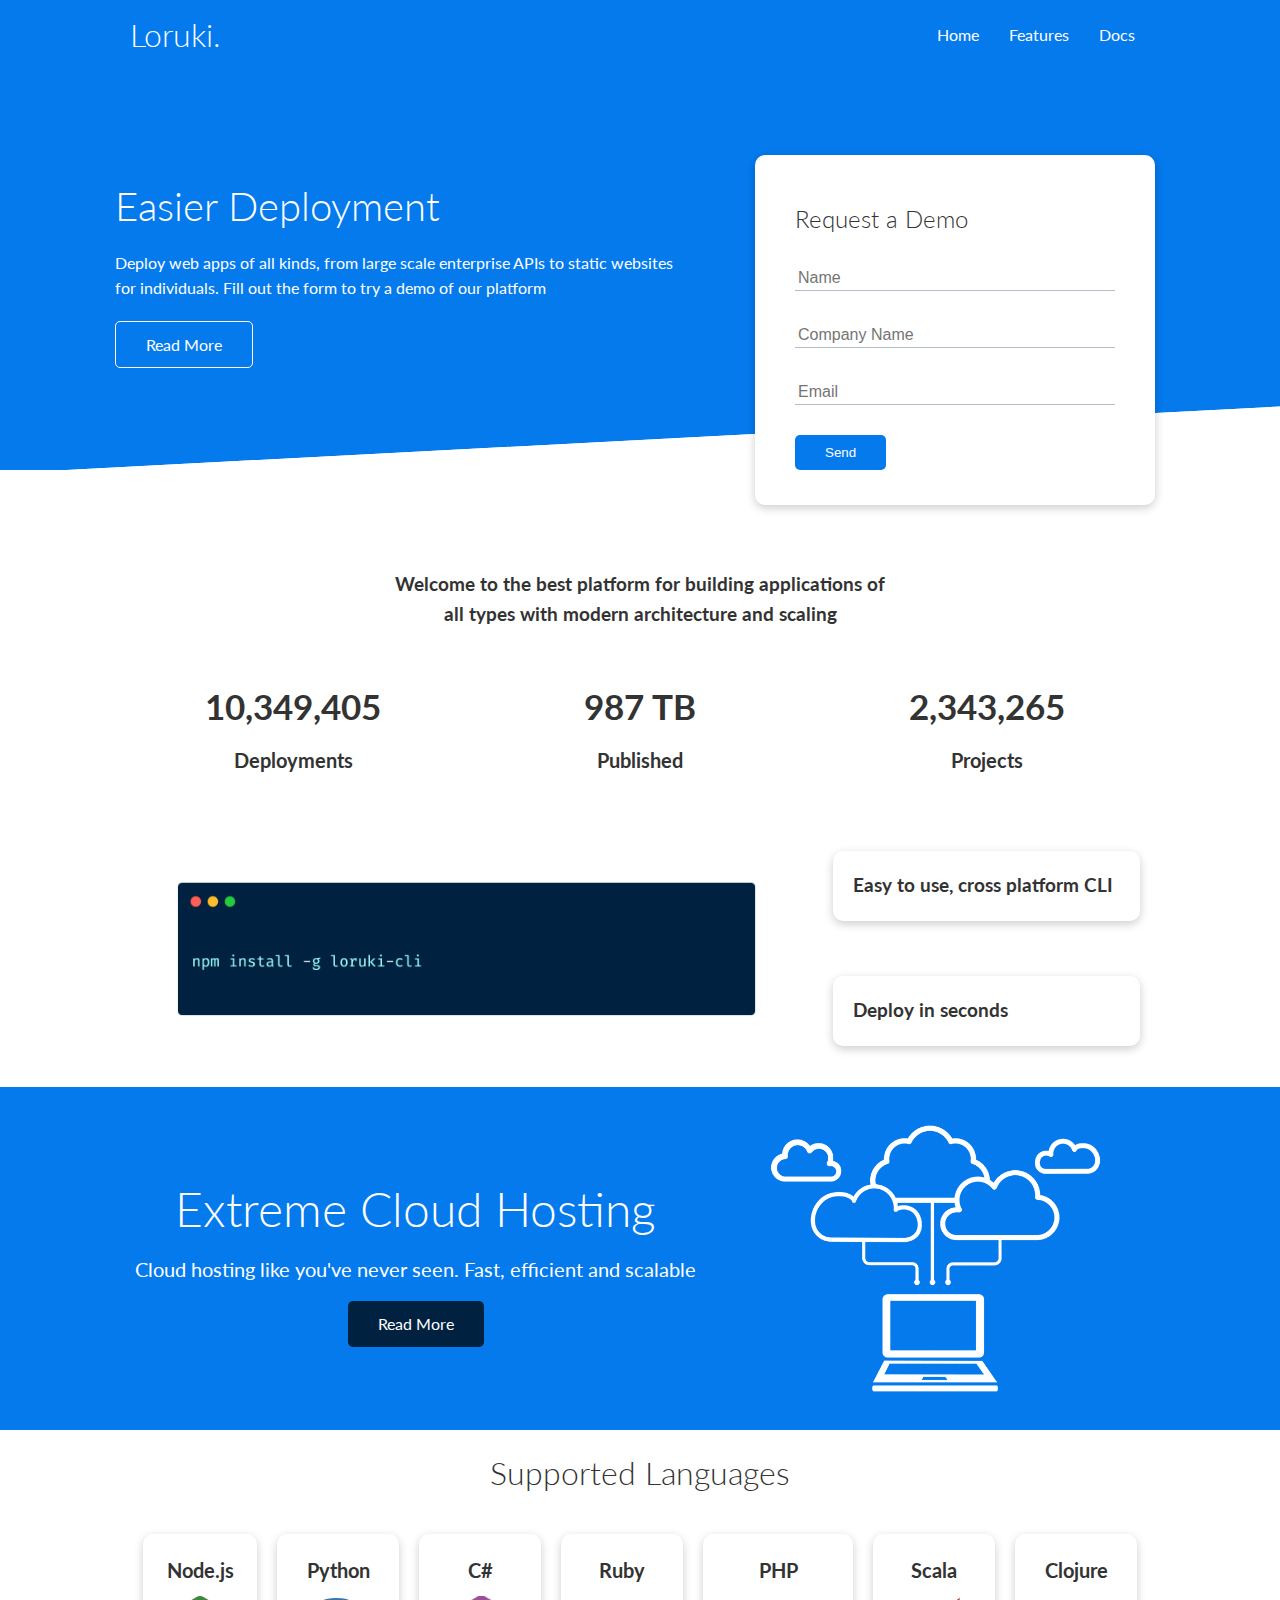
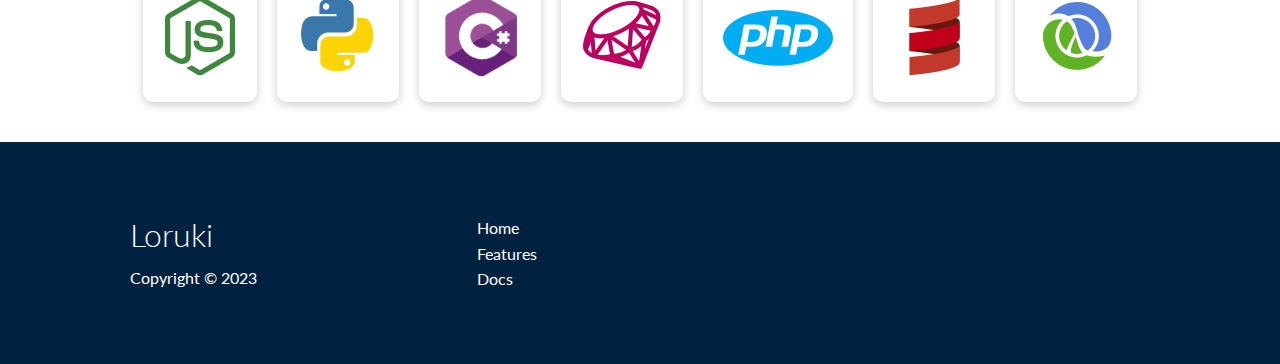
<file: index.html>
<!DOCTYPE html>
<html lang="en">

<head>
    <meta charset="UTF-8">
    <meta name="viewport" content="width=device-width, initial-scale=1.0">
    <link rel="stylesheet" href="https://cdnjs.cloudflare.com/ajax/libs/font-awesome/6.4.2/css/all.min.css"
        integrity="sha512-z3gLpd7yknf1YoNbCzqRKc4qyor8gaKU1qmn+CShxbuBusANI9QpRohGBreCFkKxLhei6S9CQXFEbbKuqLg0DA=="
        crossorigin="anonymous" referrerpolicy="no-referrer" />
    <link rel="stylesheet" href="css/utilities.css">
    <link rel="stylesheet" href="css/style.css">
    <title>Loruki | Cloud Hosting For Everyone</title>
</head>

<body>
    <!-- Navbar -->
    <div class="navbar">
        <div class="container flex">
            <h1 class="logo">Loruki.</h1>
            <nav>
                <ul>
                    <li><a href="index.html">Home</a></li>
                    <li><a href="features.html">Features</a></li>
                    <li><a href="docs.html">Docs</a></li>
                </ul>
            </nav>
        </div>
    </div>

    <!-- Showcase -->
    <section class="showcase">
        <div class="container grid">
            <div class="showcase-text">
                <h1>Easier Deployment</h1>
                <p>Deploy web apps of all kinds, from large scale enterprise APIs to static websites for individuals.
                    Fill out the form to try a demo of our platform</p>
                <a href="features.html" class="btn btn-outlined">Read More</a>
            </div>
            <div class="showcase-form card">
                <h2>Request a Demo</h2>
                <form>
                    <div class="form-control">
                        <input type="text" name="name" placeholder="Name" required>
                    </div>
                    <div class="form-control">
                        <input type="text" name="company" placeholder="Company Name" required>
                    </div>
                    <div class="form-control">
                        <input type="email" name="email" placeholder="Email" required>
                    </div>
                    <input type="submit" value="Send" class="btn btn-primary">
                </form>
            </div>
        </div>
    </section>

    <!-- Stats -->
    <section class="stats">
        <div class="container">
            <h3 class="stats-heading text-center my-1">
                Welcome to the best platform for building applications of all types with modern architecture and scaling
            </h3>
            <div class="grid grid-3 text-center my-4">
                <div>
                    <i class="fas fa-server fa-3x"></i>
                    <h3>10,349,405</h3>
                    <p class="text-seconday">Deployments</p>
                </div>
                <div>
                    <i class="fas fa-upload fa-3x"></i>
                    <h3>987 TB</h3>
                    <p class="text-seconday">Published</p>
                </div>
                <div>
                    <i class="fas fa-project-diagram fa-3x"></i>
                    <h3>2,343,265</h3>
                    <p class="text-seconday">Projects</p>
                </div>
            </div>
        </div>
    </section>

    <!-- Cli -->
    <section class="cli">
        <div class="container grid">
            <img src="images/cli.png" alt="">
            <div class="card">
                <h3>Easy to use, cross platform CLI</h3>
            </div>
            <div class="card">
                <h3>Deploy in seconds</h3>
            </div>
        </div>
    </section>

    <!-- Cloud -->
    <section class="cloud bg-primary my-2 py-2">
        <div class="container grid">
            <div class="text-center">
                <h2 class="lg">Extreme Cloud Hosting</h2>
                <p class="lead my-1">
                    Cloud hosting like you've never seen. Fast, efficient and scalable
                </p>
                <a href="features.html" class="btn btn-dark">Read More</a>
            </div>
            <img src="images/cloud.png" alt="">
        </div>
    </section>

    <!-- Languages -->
    <section class="languages">
        <h2 class="md text-center my-2">
            Supported Languages
        </h2>
        <div class="container flex">
            <div class="card">
                <h4>Node.js</h4>
                <img src="images/logos/node.png" alt="">
            </div>
            <div class="card">
                <h4>Python</h4>
                <img src="images/logos/python.png" alt="">
            </div>
            <div class="card">
                <h4>C#</h4>
                <img src="images/logos/csharp.png" alt="">
            </div>
            <div class="card">
                <h4>Ruby</h4>
                <img src="images/logos/ruby.png" alt="">
            </div>
            <div class="card">
                <h4>PHP</h4>
                <img src="images/logos/php.png" alt="">
            </div>
            <div class="card">
                <h4>Scala</h4>
                <img src="images/logos/scala.png" alt="">
            </div>
            <div class="card">
                <h4>Clojure</h4>
                <img src="images/logos/clojure.png" alt="">
            </div>
        </div>
    </section>

    <!-- Footer -->
    <footer class="footer bg-dark py-5">
        <div class="container grid grid-3">
            <div>
                <h1>Loruki</h1>
                <p>Copyright &copy; 2023</p>
            </div>
            <nav>
                <ul>
                    <li><a href="index.html">Home</a></li>
                    <li><a href="features.html">Features</a></li>
                    <li><a href="docs.html">Docs</a></li>
                </ul>
            </nav>
            <div class="social">
                <a href="#"><i class="fab fa-github fa-2x"></i></a>
                <a href="#"><i class="fab fa-facebook fa-2x"></i></a>
                <a href="#"><i class="fab fa-instagram fa-2x"></i></a>
                <a href="#"><i class="fab fa-twitter fa-2x"></i></a>
            </div>
        </div>
    </footer>
</body>

</html>
</file>
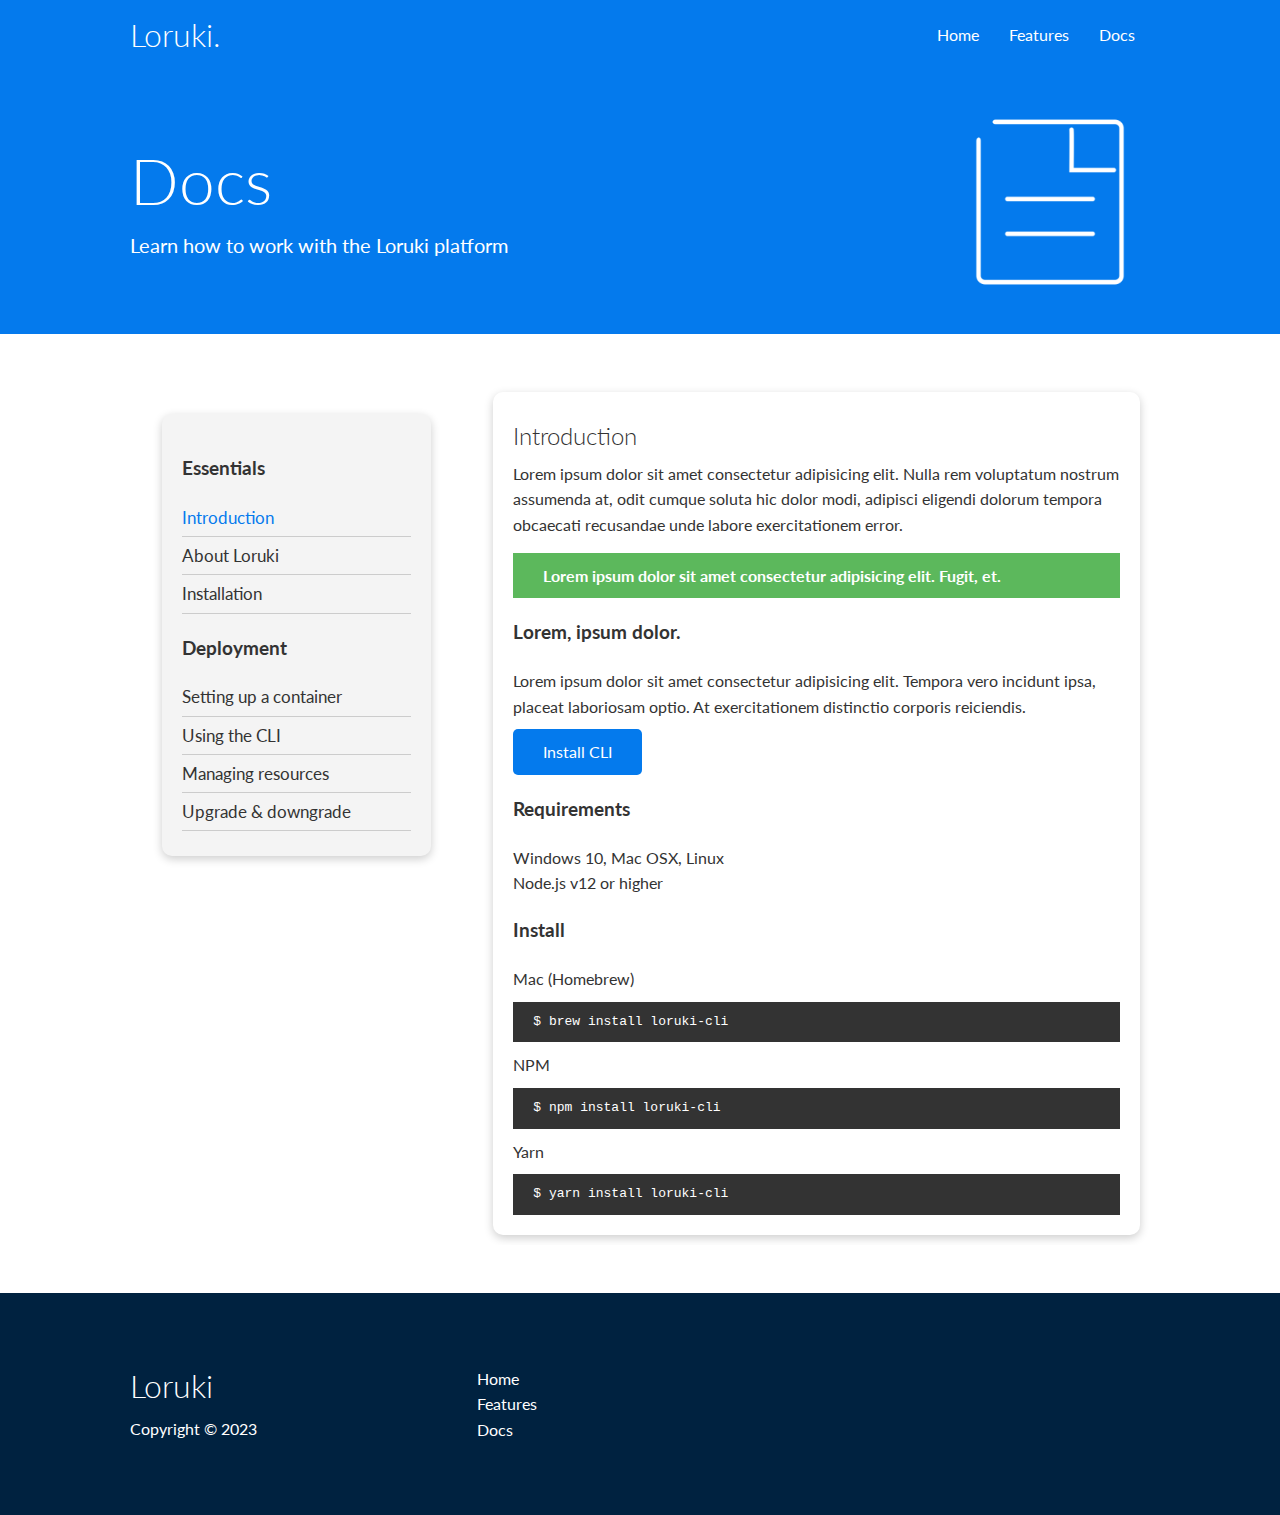
<file: docs.html>
<!DOCTYPE html>
<html lang="en">

<head>
    <meta charset="UTF-8">
    <meta name="viewport" content="width=device-width, initial-scale=1.0">
    <link rel="stylesheet" href="https://cdnjs.cloudflare.com/ajax/libs/font-awesome/6.4.2/css/all.min.css"
        integrity="sha512-z3gLpd7yknf1YoNbCzqRKc4qyor8gaKU1qmn+CShxbuBusANI9QpRohGBreCFkKxLhei6S9CQXFEbbKuqLg0DA=="
        crossorigin="anonymous" referrerpolicy="no-referrer" />
    <link rel="stylesheet" href="css/utilities.css">
    <link rel="stylesheet" href="css/style.css">
    <title>Loruki | Cloud Hosting For Everyone</title>
</head>

<body>
    <!-- Navbar -->
    <div class="navbar">
        <div class="container flex">
            <h1 class="logo">Loruki.</h1>
            <nav>
                <ul>
                    <li><a href="index.html">Home</a></li>
                    <li><a href="features.html">Features</a></li>
                    <li><a href="docs.html">Docs</a></li>
                </ul>
            </nav>
        </div>
    </div>

    <!-- Head -->
    <section class="docs-head bg-primary py-3">
        <div class="container grid">
            <div>
                <h1 class="xl">Docs</h1>
                <p class="lead">
                    Learn how to work with the Loruki platform
                </p>
            </div>
            <img src="images/docs.png" alt="">
        </div>
    </section>

    <!-- Docs main -->
    <section class="docs-main my-4">
        <div class="container grid">
            <div class="card bg-light p-3">
                <h3 class="my-2">Essentials</h3>
                <nav>
                    <ul>
                        <li><a class="text-primary" href="#">Introduction</a></li>
                        <li><a href="#">About Loruki</a></li>
                        <li><a href="#">Installation</a></li>
                    </ul>
                </nav>

                <h3 class="my-2">Deployment</h3>
                <nav>
                    <ul>
                        <li><a href="#">Setting up a container</a></li>
                        <li><a href="#">Using the CLI</a></li>
                        <li><a href="#">Managing resources</a></li>
                        <li><a href="#">Upgrade & downgrade</a></li>
                    </ul>
                </nav>
            </div>
            <div class="card">
                <h2>Introduction</h2>
                <p>
                    Lorem ipsum dolor sit amet consectetur adipisicing elit. Nulla rem voluptatum nostrum assumenda at, odit cumque soluta hic dolor modi, adipisci eligendi dolorum tempora obcaecati recusandae unde labore exercitationem error.
                </p>

                <div class="alert alert-success">
                    <i class="fas fa-info"></i> Lorem ipsum dolor sit amet consectetur adipisicing elit. Fugit, et.
                </div>

                <h3>Lorem, ipsum dolor.</h3>
                <p>
                    Lorem ipsum dolor sit amet consectetur adipisicing elit. Tempora vero incidunt ipsa, placeat laboriosam optio. At exercitationem distinctio corporis reiciendis.
                </p>
                <a href="#" class="btn btn-primary">Install CLI</a>

                <h3>Requirements</h3>
                <ul>
                    <li>Windows 10, Mac OSX, Linux</li>
                    <li>Node.js v12 or higher</li>
                </ul>

                <h3>Install</h3>
                <p>Mac (Homebrew)</p>
                <pre><code>$ brew install loruki-cli</code></pre>
                <p>NPM</p>
                <pre><code>$ npm install loruki-cli</code></pre>
                <p>Yarn</p>
                <pre><code>$ yarn install loruki-cli</code></pre>
            </div>
        </div>
    </section>

    <!-- Footer -->
    <footer class="footer bg-dark py-5">
        <div class="container grid grid-3">
            <div>
                <h1>Loruki</h1>
                <p>Copyright &copy; 2023</p>
            </div>
            <nav>
                <ul>
                    <li><a href="index.html">Home</a></li>
                    <li><a href="features.html">Features</a></li>
                    <li><a href="docs.html">Docs</a></li>
                </ul>
            </nav>
            <div class="social">
                <a href="#"><i class="fab fa-github fa-2x"></i></a>
                <a href="#"><i class="fab fa-facebook fa-2x"></i></a>
                <a href="#"><i class="fab fa-instagram fa-2x"></i></a>
                <a href="#"><i class="fab fa-twitter fa-2x"></i></a>
            </div>
        </div>
    </footer>
</body>

</html>
</file>
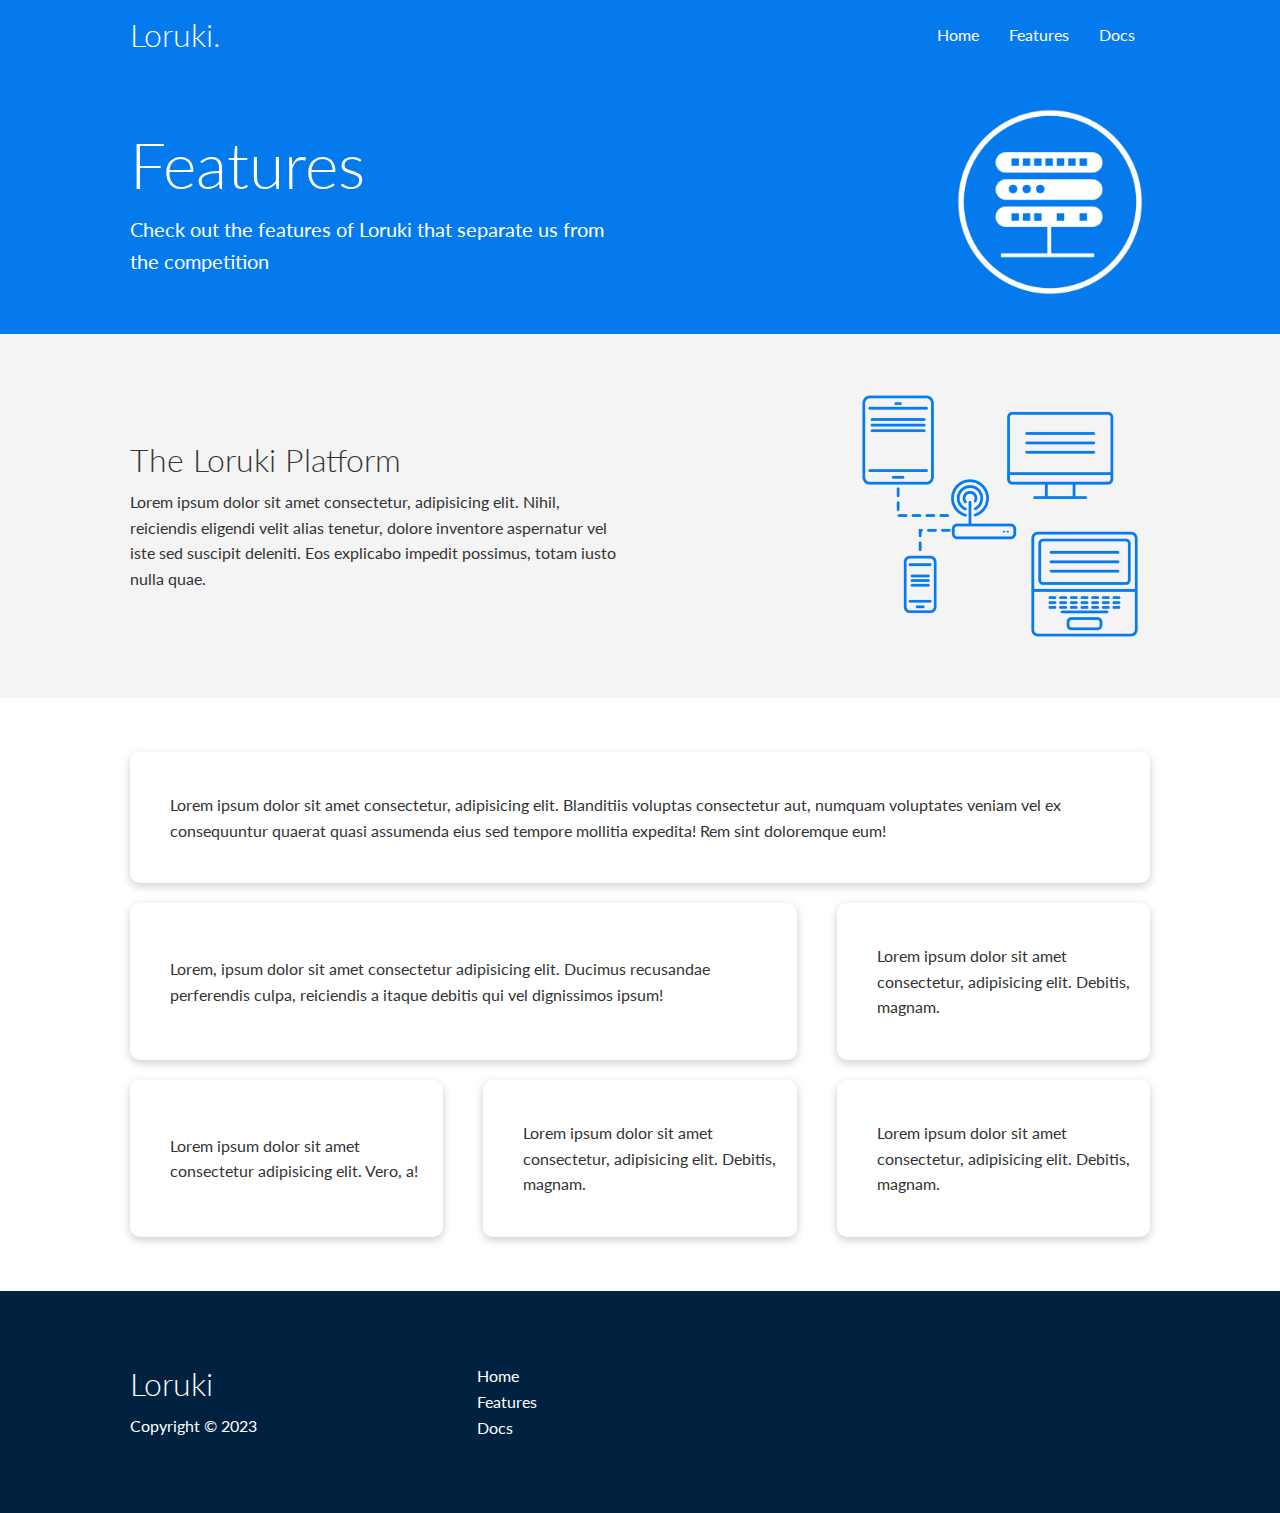
<file: features.html>
<!DOCTYPE html>
<html lang="en">

<head>
    <meta charset="UTF-8">
    <meta name="viewport" content="width=device-width, initial-scale=1.0">
    <link rel="stylesheet" href="https://cdnjs.cloudflare.com/ajax/libs/font-awesome/6.4.2/css/all.min.css"
        integrity="sha512-z3gLpd7yknf1YoNbCzqRKc4qyor8gaKU1qmn+CShxbuBusANI9QpRohGBreCFkKxLhei6S9CQXFEbbKuqLg0DA=="
        crossorigin="anonymous" referrerpolicy="no-referrer" />
    <link rel="stylesheet" href="css/utilities.css">
    <link rel="stylesheet" href="css/style.css">
    <title>Loruki | Cloud Hosting For Everyone</title>
</head>

<body>
    <!-- Navbar -->
    <div class="navbar">
        <div class="container flex">
            <h1 class="logo">Loruki.</h1>
            <nav>
                <ul>
                    <li><a href="index.html">Home</a></li>
                    <li><a href="features.html">Features</a></li>
                    <li><a href="docs.html">Docs</a></li>
                </ul>
            </nav>
        </div>
    </div>

    <!-- Head -->
    <section class="features-head bg-primary py-3">
        <div class="container grid">
            <div>
                <h1 class="xl">Features</h1>
                <p class="lead">
                    Check out the features of Loruki that separate us from the competition
                </p>
            </div>
            <img src="images/server.png" alt="">
        </div>
    </section>

    <!-- Sub head -->
    <section class="features-sub-head bg-light py-3">
        <div class="container grid">
            <div>
                <h1 class="md">The Loruki Platform</h1>
                <p>
                    Lorem ipsum dolor sit amet consectetur, adipisicing elit. Nihil, reiciendis eligendi velit alias
                    tenetur, dolore inventore aspernatur vel iste sed suscipit deleniti. Eos explicabo impedit possimus,
                    totam iusto nulla quae.
                </p>
            </div>
            <img src="images/server2.png" alt="">
        </div>
    </section>

    <div class="section features-main my-2">
        <div class="container grid grid-3">
            <div class="card flex">
                <i class="fas fa-server fa-3x"></i>
                <p>
                    Lorem ipsum dolor sit amet consectetur, adipisicing elit. Blanditiis voluptas consectetur aut,
                    numquam voluptates veniam vel ex consequuntur quaerat quasi assumenda eius sed tempore mollitia
                    expedita! Rem sint doloremque eum!
                </p>
            </div>
            <div class="card flex">
                <i class="fas fa-network-wired fa-3x"></i>
                <p>
                    Lorem, ipsum dolor sit amet consectetur adipisicing elit. Ducimus
                    recusandae perferendis culpa, reiciendis a itaque debitis qui vel
                    dignissimos ipsum!
                </p>
            </div>
            <div class="card flex">
                <i class="fas fa-laptop-code fa-3x"></i>
                <p>
                    Lorem ipsum dolor sit amet consectetur, adipisicing elit. Debitis,
                    magnam.
                </p>
            </div>
            <div class="card flex">
                <i class="fas fa-database fa-3x"></i>
                <p>
                    Lorem ipsum dolor sit amet consectetur adipisicing elit. Vero, a!
                </p>
            </div>
            <div class="card flex">
                <i class="fas fa-power-off fa-3x"></i>
                <p>
                    Lorem ipsum dolor sit amet consectetur, adipisicing elit. Debitis,
                    magnam.
                </p>
            </div>
            <div class="card flex">
                <i class="fas fa-upload fa-3x"></i>
                <p>
                    Lorem ipsum dolor sit amet consectetur, adipisicing elit. Debitis,
                    magnam.
                </p>
            </div>
        </div>
    </div>

    <!-- Footer -->
    <footer class="footer bg-dark py-5">
        <div class="container grid grid-3">
            <div>
                <h1>Loruki</h1>
                <p>Copyright &copy; 2023</p>
            </div>
            <nav>
                <ul>
                    <li><a href="index.html">Home</a></li>
                    <li><a href="features.html">Features</a></li>
                    <li><a href="docs.html">Docs</a></li>
                </ul>
            </nav>
            <div class="social">
                <a href="#"><i class="fab fa-github fa-2x"></i></a>
                <a href="#"><i class="fab fa-facebook fa-2x"></i></a>
                <a href="#"><i class="fab fa-instagram fa-2x"></i></a>
                <a href="#"><i class="fab fa-twitter fa-2x"></i></a>
            </div>
        </div>
    </footer>
</body>

</html>
</file>
<file: css/utilities.css>
.container {
    max-width: 1100px;
    margin: 0 auto;
    overflow: auto;
    padding: 0 40px;
}

.card {
    background-color: #fff;
    color: #333;
    border-radius: 10px;
    box-shadow: 0 3px 10px rgba(0, 0, 0, 0.2);
    padding: 20px;
    margin: 10px;
}

.btn {
    display: inline-block;
    padding: 10px 30px;
    cursor: pointer;
    background-color: var(--primary-color);
    color: #fff;
    border: none;
    border-radius: 5px;
}

.btn-outlined {
    background-color: transparent;
    border: 1px #fff solid;
}

.btn:hover {
    transform: scale(.98);
}

/* Backgrounds & colored buttons */
.bg-primary,
.btn-primary {
    background-color: var(--primary-color);
    color: #fff;
}

.bg-secondary,
.btn-secondary {
    background-color: var(--secondary-color);
    color: #fff;
}

.bg-dark,
.btn-dark {
    background-color: var(--dark-color);
    color: #fff;
}

.bg-light,
.btn-light {
    background-color: var(--light-color);
    color: #333;
}

.bg-primary a,
.btn-primary a,
.bg-secondary a,
.btn-secondary a,
.bg-dark a,
.btn-dark a {
    color: #fff;
}

/* Text colors */
.text-primary {
    color: var(--primary-color);
}

.text-secondary {
    color: var(--secondary-color);
}

.text-dark {
    color: var(--dark-color);
}

.text-light {
    color: var(--light-color);
}

/* Text sizes */
.lead {
    font-size: 20px;
}

.sm {
    font-size: 1rem;
}

.md {
    font-size: 2rem;
}

.lg {
    font-size: 3rem;
}

.xl {
    font-size: 4rem;
}

.text-center {
    text-align: center;
}

/* Alert */
.alert {
    background-color: var(--light-color);
    padding: 10px 20px;
    font-weight: bold;
    margin: 15px 0;
}

.alert i {
    margin-right: 10px;
}

.alert-success {
    background-color: var(--success-color);
    color: #fff;
}

.alert-error {
    background-color: var(--error-color);
    color: #fff;
}

.flex {
    display: flex;
    justify-content: center;
    align-items: center;
    height: 100%;
}

.grid {
    display: grid;
    grid-template-columns: repeat(2, 1fr);
    gap: 20px;
    justify-content: center;
    align-items: center;
    height: 100%;
}

.grid-3 {
    grid-template-columns: repeat(3, 1fr);
}

/* Margin */
.my-1 {
    margin: 1rem 0;
}

.my-2 {
    margin: 1.5rem 0;
}

.my-3 {
    margin: 2rem 0;
}

.my-4 {
    margin: 3rem 0;
}

.my-5 {
    margin: 4rem 0;
}

.m-1 {
    margin: 1rem 0;
}

.m-2 {
    margin: 1.5rem 0;
}

.m-3 {
    margin: 2rem 0;
}

.m-4 {
    margin: 3rem 0;
}

.m-5 {
    margin: 4rem 0;
}

/* Padding */
.py-1 {
    padding: 1rem 0;
}

.py-2 {
    padding: 1.5rem 0;
}

.py-3 {
    padding: 2rem 0;
}

.py-4 {
    padding: 3rem 0;
}

.py-5 {
    padding: 4rem 0;
}

.p-1 {
    margin: 1rem;
}

.p-2 {
    margin: 1.5rem;
}

.p-3 {
    margin: 2rem;
}

.p-4 {
    margin: 3rem;
}

.p-5 {
    margin: 4rem;
}
</file>
<file: css/style.css>
@import url('https://fonts.googleapis.com/css2?family=Lato:wght@300&display=swap');

:root {
    --primary-color: #047aed;
    --secondary-color: #1c3fa8;
    --dark-color: #002240;
    --light-color: #f4f4f4;
    --success-color: #5cb85c;
    --error-color: #d9534f;
}

* {
    box-sizing: border-box;
    padding: 0;
    margin: 0;
}

body {
    font-family: 'Lato', sans-serif;
    color: #333;
    line-height: 1.6;
}

ul {
    list-style-type: none;
}

a {
    text-decoration: none;
    color: #333;
}

h1,
h2 {
    font-weight: 300;
    line-height: 1.2;
    margin: 10px 0;
}

p {
    margin: 10px 0;
}

img {
    width: 100%;
}

code, pre {
    background-color: #333;
    color: #fff;
    padding: 10px;
}

/* Navbar */
.navbar {
    background-color: var(--primary-color);
    color: #fff;
    height: 70px;
}

.navbar ul {
    display: flex;
}

.navbar a {
    color: #fff;
    padding: 10px;
    margin: 0 5px;
}

.navbar a:hover {
    border-bottom: 2px #fff solid;
}

.navbar .flex {
    justify-content: space-between;
}

/* Showcase */
.showcase {
    height: 400px;
    background-color: var(--primary-color);
    color: #fff;
    position: relative;
}

.showcase h1 {
    font-size: 40px;
}

.showcase p {
    margin: 20px 0;
}

.showcase .grid {
    overflow: visible;
    grid-template-columns: 55% 45%;
    gap: 30px;
}

.showcase-text {
    animation: slideInFromLeft 1s ease-in;
}

.showcase-form {
    position: relative;
    top: 60px;
    height: 350px;
    width: 400px;
    padding: 40px;
    z-index: 100;
    justify-self: flex-end;
    animation: slideInFromRight 1s ease-in;
}

.showcase-form .form-control {
    margin: 30px 0;
}

.showcase-form input[type='text'],
.showcase-form input[type='email'] {
    border: 0;
    border-bottom: 1px solid #b4becb;
    width: 100%;
    padding: 3px;
    font-size: 16px;
}

.showcase-form input:focus {
    outline: none;
}

.showcase::before,
.showcase::after {
    content: '';
    position: absolute;
    height: 100px;
    bottom: -70px;
    right: 0;
    left: 0;
    background: #fff;
    transform: skewY(-3deg);
    -webkit-transform: skewY(-3deg);
    -moz-transform: skewY(-3deg);
    -ms-transform: skewY(-3deg);
}

/* Stats */
.stats {
    padding-top: 100px;
    animation: slideInFromBottom 1s ease-in;
}

.stats-heading {
    max-width: 500px;
    margin: auto;
}

.stats .grid h3 {
    font-size: 35px;
}

.stats .grid p {
    font-size: 20px;
    font-weight: bold;
}

/* Cli */
.cli .grid {
    grid-template-columns: repeat(3, 1fr);
    grid-template-rows: repeat(2, 1fr);
}

.cli .grid>*:first-child {
    grid-column: 1 / span 2;
    grid-row: 1 / span 2;
}

/* Cloud */
.cloud .grid {
    grid-template-columns: 4fr 3fr;
}

/* Languages */
.languages .flex {
    flex-wrap: wrap;
}

.languages .card {
    text-align: center;
    margin: 18px 10px 40px;
    transition: transform 0.2s ease-in;
}

.languages .card h4 {
    font-size: 20px;
    margin-bottom: 10px;
}

.languages .card:hover {
    transform: translateY(-15px);
}

/* Features */
.features-head img,
.docs-head img {
    width: 200px;
    justify-self: flex-end;
}

.features-sub-head img {
    width: 300px;
    justify-self: flex-end;
}

.features-main .card > i {
    margin-right: 20px;
}

.features-main .grid {
    padding: 30px;
}

.features-main .grid > *:first-child {
    grid-column: 1 / span 3;
}

.features-main .grid > *:nth-child(2) {
    grid-column: 1 / span 2;
}

/* Docs */
.docs-main h3 {
    margin: 20px 0;
}

.docs-main .grid {
    grid-template-columns: 1fr 2fr;
    align-items: flex-start;
}

.docs-main nav li {
    font-size: 17px;
    padding-bottom: 5px;
    margin-bottom: 5px;
    border-bottom: 1px #ccc solid;
}

.docs-main a:hover {
    font-weight: bold;
}

/* Footer */
.footer .social a {
    margin: 0 10px;
}

/* Animations */
@keyframes slideInFromLeft {
    0% {
        transform: translateX(-100%);
    }

    100% {
        transform: translateX(0);
    }
}

@keyframes slideInFromRight {
    0% {
        transform: translateX(100%);
    }

    100% {
        transform: translateX(0);
    }
}

@keyframes slideInFromTop {
    0% {
        transform: translateY(-100%);
    }

    100% {
        transform: translateY(0);
    }
}

@keyframes slideInFromBottom {
    0% {
        transform: translateY(100%);
    }

    100% {
        transform: translateY(0);
    }
}

/* Tables and under */
@media(max-width: 768px) {

    .grid,
    .showcase .grid,
    .stats .grid,
    .cli .grid,
    .features-main .grid, 
    .docs-main .grid {
        grid-template-columns: 1fr;
        grid-template-rows: 1fr;
    }

    .showcase {
        height: auto;
    }

    .showcase-text {
        text-align: center;
        margin-top: 40px;
        animation: slideInFromTop 1s ease-in;
    }

    .showcase-form {
        justify-self: center;
        margin: auto;
        animation: slideInFromBottom 1s ease-in;
    }

    .cli .grid>*:first-child {
        grid-column: 1;
        grid-row: 1;
    }

    .features-head,
    .features-subhead,
    .docs-head {
        text-align: center;
    }

    .features-head img,
    .features-subhead img,
    .docs-head img {
        justify-self: center;
    }
    
    .features-main .grid > *:first-child,
    .features-main .grid > *:nth-child(2) {
        grid-column: 1;
    }
}

/* Mobile */
@media(max-width: 500px) {
    .navbar {
        height: 110px;
    }

    .navbar .flex {
        flex-direction: column;
    }

    .navbar ul {
        padding: 10px;
        background-color: rgba(0, 0, 0, 0.1);
    }
}
</file>
